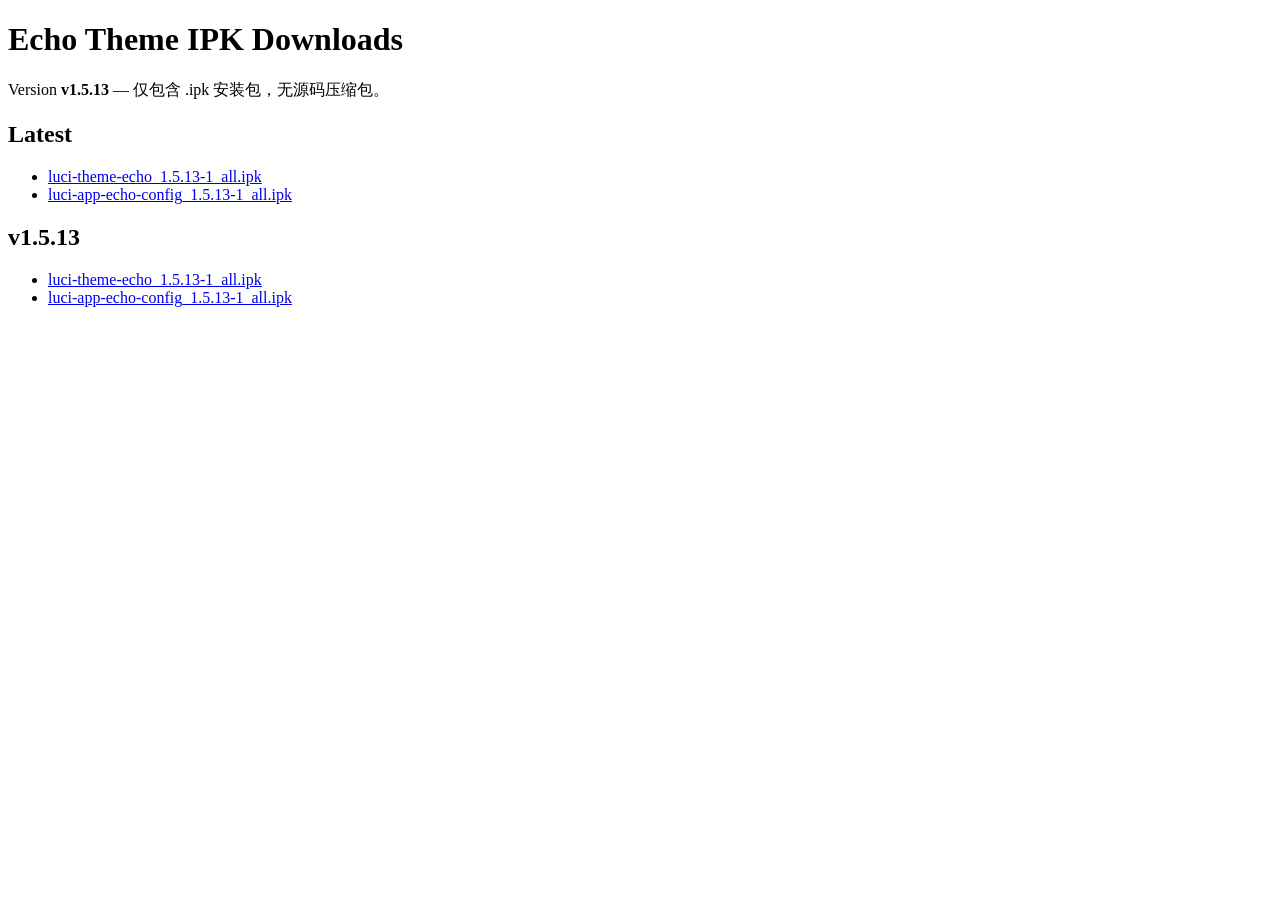
<file: index.html>
<!DOCTYPE html>
<html lang="zh-Hans"><head><meta charset="utf-8"><meta name="viewport" content="width=device-width,initial-scale=1">
<title>Echo Theme Downloads</title></head><body>
<h1>Echo Theme IPK Downloads</h1>
<p>Version <strong>v1.5.13</strong> — 仅包含 .ipk 安装包，无源码压缩包。</p>
<h2>Latest</h2>
<ul>
  <li><a href="latest/luci-theme-echo_1.5.13-1_all.ipk">luci-theme-echo_1.5.13-1_all.ipk</a></li>
  <li><a href="latest/luci-app-echo-config_1.5.13-1_all.ipk">luci-app-echo-config_1.5.13-1_all.ipk</a></li>
</ul>
<h2>v1.5.13</h2>
<ul>
  <li><a href="v1.5.13/luci-theme-echo_1.5.13-1_all.ipk">luci-theme-echo_1.5.13-1_all.ipk</a></li>
  <li><a href="v1.5.13/luci-app-echo-config_1.5.13-1_all.ipk">luci-app-echo-config_1.5.13-1_all.ipk</a></li>
</ul>
</body></html>
</file>
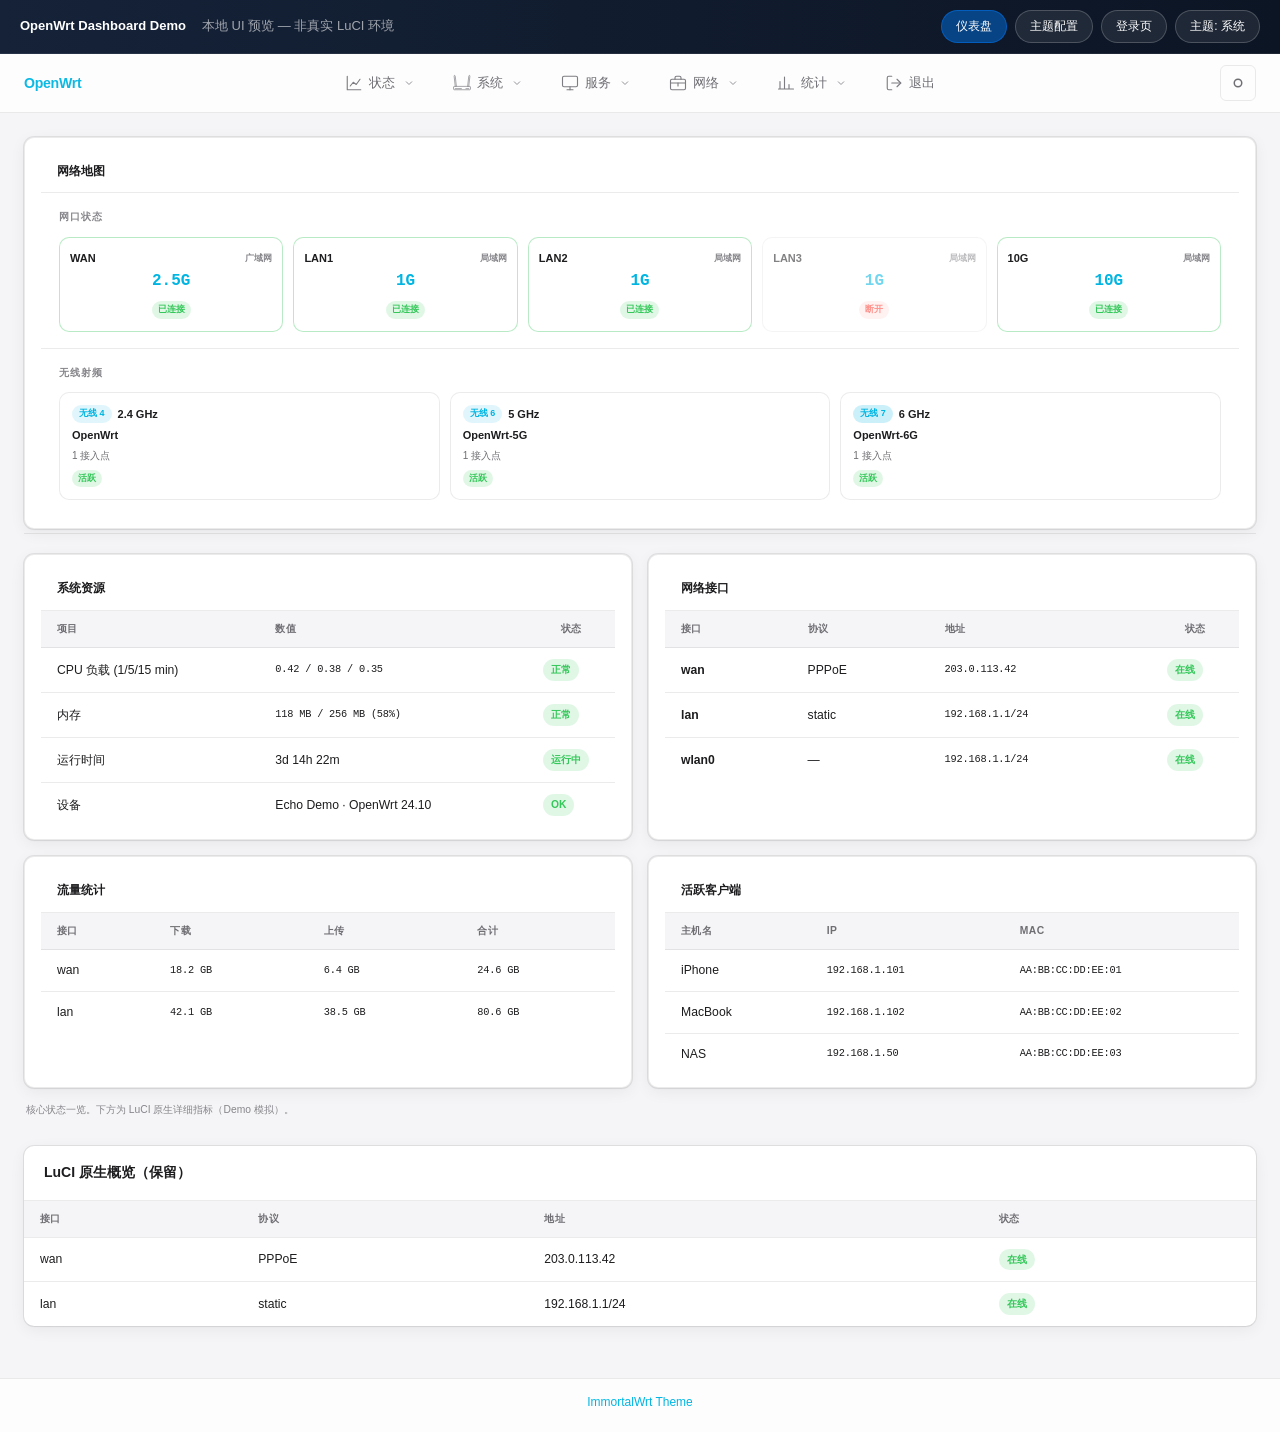
<file: demo/index.html>
<!DOCTYPE html>
<html lang="zh-Hans" data-theme="auto">
<head>
  <meta charset="utf-8">
  <meta name="viewport" content="width=device-width, initial-scale=1.0">
  <meta name="theme-color" content="#f5f5f7" id="meta-theme-color">
  <link rel="icon" href="../htdocs/luci-static/echo/img/favicon.svg" type="image/svg+xml">
  <link rel="apple-touch-icon" href="../htdocs/luci-static/echo/img/favicon.svg">
  <title>Echo Theme — OpenWrt Demo</title>
  <link rel="stylesheet" href="../htdocs/luci-static/echo/css/echo.css">
  <link rel="stylesheet" href="demo.css">
  <style id="dark-styles" media="(prefers-color-scheme: dark)">
    @import url("../htdocs/luci-static/echo/css/dark.css");
  </style>
</head>
<body class="theme-openwrt echo-has-overview has-sub-nav">

<div id="demo-banner" class="demo-banner">
  <strong>OpenWrt Dashboard Demo</strong>
  <span>本地 UI 预览 — 非真实 LuCI 环境</span>
  <div class="demo-banner-actions">
    <button type="button" class="demo-btn" data-view="dashboard">仪表盘</button>
    <button type="button" class="demo-btn" data-view="settings">主题配置</button>
    <button type="button" class="demo-btn" data-view="login">登录页</button>
    <button type="button" class="demo-btn" id="demo-theme">主题切换</button>
  </div>
</div>

<!-- ========== MAIN APP VIEW ========== -->
<div id="view-app">
<div id="echo-app">
  <div id="echo-main">
    <header id="echo-nav-bar">
      <div class="nav-bar-container">
        <div class="nav-bar-row">
          <div class="header-brand openwrt-brand">
            <div class="openwrt-brand-inner">
              <div class="openwrt-logo"><img src="../htdocs/luci-static/echo/img/openwrt-logo.svg" alt="OpenWrt"></div>
            </div>
          </div>
          <div class="top-nav-shell">
            <div class="top-nav-wrap">
              <nav id="top-nav" class="echo-top-nav">
                <div class="nav-section is-active has-dropdown">
                  <a class="nav-top nav-top-trigger active" href="#" aria-haspopup="true" aria-expanded="false"><span class="nav-icon nav-icon-mask" style="-webkit-mask-image:url('../htdocs/luci-static/echo/icons/menu/status.svg');mask-image:url('../htdocs/luci-static/echo/icons/menu/status.svg');"></span><span class="nav-label">状态</span><span class="nav-caret" aria-hidden="true"><svg viewBox="0 0 24 24" fill="none" stroke="currentColor" stroke-width="2" width="12" height="12"><path d="M6 9l6 6 6-6"/></svg></span></a>
                  <div class="nav-dropdown" hidden aria-hidden="true">
                    <a class="nav-dropdown-item active" href="#" role="menuitem"><span class="nav-label">概览</span></a>
                    <a class="nav-dropdown-item" href="#" role="menuitem"><span class="nav-label">防火墙</span></a>
                    <a class="nav-dropdown-item" href="#" role="menuitem"><span class="nav-label">路由</span></a>
                    <a class="nav-dropdown-item" href="#" role="menuitem"><span class="nav-label">系统日志</span></a>
                    <a class="nav-dropdown-item" href="#" role="menuitem"><span class="nav-label">内核日志</span></a>
                    <a class="nav-dropdown-item" href="#" role="menuitem"><span class="nav-label">进程</span></a>
                  </div>
                </div>
                <div class="nav-section has-dropdown">
                  <a class="nav-top nav-top-trigger" href="#" aria-haspopup="true" aria-expanded="false"><span class="nav-icon nav-icon-mask" style="-webkit-mask-image:url('../htdocs/luci-static/echo/icons/menu/system.svg');mask-image:url('../htdocs/luci-static/echo/icons/menu/system.svg');"></span><span class="nav-label">系统</span><span class="nav-caret" aria-hidden="true"><svg viewBox="0 0 24 24" fill="none" stroke="currentColor" stroke-width="2" width="12" height="12"><path d="M6 9l6 6 6-6"/></svg></span></a>
                  <div class="nav-dropdown" hidden aria-hidden="true">
                    <a class="nav-dropdown-item" href="#" role="menuitem"><span class="nav-label">系统</span></a>
                    <a class="nav-dropdown-item" href="#" role="menuitem"><span class="nav-label">管理权</span></a>
                    <a class="nav-dropdown-item" href="#" role="menuitem"><span class="nav-label">软件包</span></a>
                  </div>
                </div>
                <div class="nav-section has-dropdown">
                  <a class="nav-top nav-top-trigger" href="#" aria-haspopup="true" aria-expanded="false"><span class="nav-icon nav-icon-mask" style="-webkit-mask-image:url('../htdocs/luci-static/echo/icons/menu/services.svg');mask-image:url('../htdocs/luci-static/echo/icons/menu/services.svg');"></span><span class="nav-label">服务</span><span class="nav-caret" aria-hidden="true"><svg viewBox="0 0 24 24" fill="none" stroke="currentColor" stroke-width="2" width="12" height="12"><path d="M6 9l6 6 6-6"/></svg></span></a>
                  <div class="nav-dropdown" hidden aria-hidden="true">
                    <a class="nav-dropdown-item" href="#" role="menuitem"><span class="nav-label">服务</span></a>
                  </div>
                </div>
                <div class="nav-section has-dropdown">
                  <a class="nav-top nav-top-trigger" href="#" aria-haspopup="true" aria-expanded="false"><span class="nav-icon nav-icon-mask" style="-webkit-mask-image:url('../htdocs/luci-static/echo/icons/menu/network.svg');mask-image:url('../htdocs/luci-static/echo/icons/menu/network.svg');"></span><span class="nav-label">网络</span><span class="nav-caret" aria-hidden="true"><svg viewBox="0 0 24 24" fill="none" stroke="currentColor" stroke-width="2" width="12" height="12"><path d="M6 9l6 6 6-6"/></svg></span></a>
                  <div class="nav-dropdown" hidden aria-hidden="true">
                    <a class="nav-dropdown-item" href="#" role="menuitem"><span class="nav-label">接口</span></a>
                    <a class="nav-dropdown-item" href="#" role="menuitem"><span class="nav-label">无线</span></a>
                    <a class="nav-dropdown-item" href="#" role="menuitem"><span class="nav-label">防火墙</span></a>
                  </div>
                </div>
                <div class="nav-section has-dropdown">
                  <a class="nav-top nav-top-trigger" href="#" aria-haspopup="true" aria-expanded="false"><span class="nav-icon nav-icon-mask" style="-webkit-mask-image:url('../htdocs/luci-static/echo/icons/menu/statistics.svg');mask-image:url('../htdocs/luci-static/echo/icons/menu/statistics.svg');"></span><span class="nav-label">统计</span><span class="nav-caret" aria-hidden="true"><svg viewBox="0 0 24 24" fill="none" stroke="currentColor" stroke-width="2" width="12" height="12"><path d="M6 9l6 6 6-6"/></svg></span></a>
                  <div class="nav-dropdown" hidden aria-hidden="true">
                    <a class="nav-dropdown-item" href="#" role="menuitem"><span class="nav-label">实时图表</span></a>
                  </div>
                </div>
                <div class="nav-section nav-logout">
                  <a class="nav-top nav-logout-link" href="#"><span class="nav-icon nav-icon-mask" style="-webkit-mask-image:url('../htdocs/luci-static/echo/icons/menu/logout.svg');mask-image:url('../htdocs/luci-static/echo/icons/menu/logout.svg');"></span><span class="nav-label">退出</span></a>
                </div>
              </nav>
              <div class="top-nav-more" id="top-nav-more" hidden>
                <button type="button" class="top-nav-more-btn" id="top-nav-more-btn"><span class="nav-label">更多</span></button>
                <div class="top-nav-more-menu" id="top-nav-more-menu" hidden></div>
              </div>
            </div>
          </div>
          <div class="header-actions">
            <button type="button" class="header-btn" id="theme-toggle" aria-label="主题"><svg viewBox="0 0 24 24" fill="none" stroke="currentColor" stroke-width="2" width="18" height="18"><circle cx="12" cy="12" r="5"/></svg></button>
          </div>
        </div>
      </div>
    </header>

    <div id="echo-content-wrap">
      <div class="content-tabs-container">
        <nav id="content-tabs"></nav>
      </div>

    <main id="maincontent">
      <div id="echo-overview" class="echo-overview">
        <div class="cbi-section echo-panel echo-network-map echo-map-full">
          <div class="cbi-section-head">网络地图</div>
          <div class="echo-map-body">
            <div class="echo-map-module echo-map-module-ports">
              <div class="echo-map-module-head">网口状态</div>
              <div class="echo-map-module-inner">
                <div class="echo-map-ports">
                  <div class="echo-port echo-port-up"><div class="echo-port-head"><span class="echo-port-name">WAN</span><span class="echo-port-role">广域网</span></div><span class="echo-port-speed">2.5G</span><span class="label success">已连接</span></div>
                  <div class="echo-port echo-port-up"><div class="echo-port-head"><span class="echo-port-name">LAN1</span><span class="echo-port-role">局域网</span></div><span class="echo-port-speed">1G</span><span class="label success">已连接</span></div>
                  <div class="echo-port echo-port-up"><div class="echo-port-head"><span class="echo-port-name">LAN2</span><span class="echo-port-role">局域网</span></div><span class="echo-port-speed">1G</span><span class="label success">已连接</span></div>
                  <div class="echo-port echo-port-down"><div class="echo-port-head"><span class="echo-port-name">LAN3</span><span class="echo-port-role">局域网</span></div><span class="echo-port-speed">1G</span><span class="label important">断开</span></div>
                  <div class="echo-port echo-port-up"><div class="echo-port-head"><span class="echo-port-name">10G</span><span class="echo-port-role">局域网</span></div><span class="echo-port-speed">10G</span><span class="label success">已连接</span></div>
                </div>
              </div>
            </div>
            <div class="echo-map-divider" aria-hidden="true"></div>
            <div class="echo-map-module echo-map-module-wifi">
              <div class="echo-map-module-head">无线射频</div>
              <div class="echo-map-module-inner">
                <div class="echo-map-wifi">
                  <div class="echo-wifi-card echo-wifi-up"><div class="echo-wifi-head"><span class="echo-wifi-badge">无线 4</span><strong>2.4 GHz</strong></div><span class="echo-wifi-ssid">OpenWrt</span><span class="echo-wifi-meta">1 接入点</span><span class="label success">活跃</span></div>
                  <div class="echo-wifi-card echo-wifi-up"><div class="echo-wifi-head"><span class="echo-wifi-badge">无线 6</span><strong>5 GHz</strong></div><span class="echo-wifi-ssid">OpenWrt-5G</span><span class="echo-wifi-meta">1 接入点</span><span class="label success">活跃</span></div>
                  <div class="echo-wifi-card echo-wifi-up"><div class="echo-wifi-head"><span class="echo-wifi-badge wifi7">无线 7</span><strong>6 GHz</strong></div><span class="echo-wifi-ssid">OpenWrt-6G</span><span class="echo-wifi-meta">1 接入点</span><span class="label success">活跃</span></div>
                </div>
              </div>
            </div>
          </div>
        </div>
        <div class="echo-overview-divider" aria-hidden="true"></div>
        <div class="echo-overview-grid">
          <div class="cbi-section echo-panel">
            <div class="cbi-section-head">系统资源</div>
            <table class="echo-data-table">
              <thead><tr><th>项目</th><th>数值</th><th class="echo-col-narrow">状态</th></tr></thead>
              <tbody>
                <tr><td>CPU 负载 (1/5/15 min)</td><td class="echo-mono" id="demo-cpu">0.42 / 0.38 / 0.35</td><td><span class="label success">正常</span></td></tr>
                <tr><td>内存</td><td class="echo-mono" id="demo-mem">118 MB / 256 MB (58%)</td><td><span class="label success">正常</span></td></tr>
                <tr><td>运行时间</td><td id="demo-uptime">3d 14h 22m</td><td><span class="label success">运行中</span></td></tr>
                <tr><td>设备</td><td>Echo Demo · OpenWrt 24.10</td><td><span class="label success">OK</span></td></tr>
              </tbody>
            </table>
          </div>
          <div class="cbi-section echo-panel">
            <div class="cbi-section-head">网络接口</div>
            <table class="echo-data-table">
              <thead><tr><th>接口</th><th>协议</th><th>地址</th><th class="echo-col-narrow">状态</th></tr></thead>
              <tbody>
                <tr><td><strong>wan</strong></td><td>PPPoE</td><td class="echo-mono">203.0.113.42</td><td><span class="label success">在线</span></td></tr>
                <tr><td><strong>lan</strong></td><td>static</td><td class="echo-mono">192.168.1.1/24</td><td><span class="label success">在线</span></td></tr>
                <tr><td><strong>wlan0</strong></td><td>—</td><td class="echo-mono">192.168.1.1/24</td><td><span class="label success">在线</span></td></tr>
              </tbody>
            </table>
          </div>
          <div class="cbi-section echo-panel">
            <div class="cbi-section-head">流量统计</div>
            <table class="echo-data-table">
              <thead><tr><th>接口</th><th>下载</th><th>上传</th><th>合计</th></tr></thead>
              <tbody id="demo-traffic">
                <tr><td>wan</td><td class="echo-mono">18.2 GB</td><td class="echo-mono">6.4 GB</td><td class="echo-mono">24.6 GB</td></tr>
                <tr><td>lan</td><td class="echo-mono">42.1 GB</td><td class="echo-mono">38.5 GB</td><td class="echo-mono">80.6 GB</td></tr>
              </tbody>
            </table>
          </div>
          <div class="cbi-section echo-panel">
            <div class="cbi-section-head">活跃客户端</div>
            <table class="echo-data-table">
              <thead><tr><th>主机名</th><th>IP</th><th>MAC</th></tr></thead>
              <tbody>
                <tr><td>iPhone</td><td class="echo-mono">192.168.1.101</td><td class="echo-mono echo-dim">AA:BB:CC:DD:EE:01</td></tr>
                <tr><td>MacBook</td><td class="echo-mono">192.168.1.102</td><td class="echo-mono echo-dim">AA:BB:CC:DD:EE:02</td></tr>
                <tr><td>NAS</td><td class="echo-mono">192.168.1.50</td><td class="echo-mono echo-dim">AA:BB:CC:DD:EE:03</td></tr>
              </tbody>
            </table>
          </div>
        </div>
        <p class="echo-overview-note">核心状态一览。下方为 LuCI 原生详细指标（Demo 模拟）。</p>
      </div>

      <div class="cbi-section">
        <div class="cbi-section-head">LuCI 原生概览（保留）</div>
        <table class="echo-data-table">
          <thead><tr><th>接口</th><th>协议</th><th>地址</th><th>状态</th></tr></thead>
          <tbody>
            <tr><td>wan</td><td>PPPoE</td><td>203.0.113.42</td><td><span class="label success">在线</span></td></tr>
            <tr><td>lan</td><td>static</td><td>192.168.1.1/24</td><td><span class="label success">在线</span></td></tr>
          </tbody>
        </table>
      </div>
    </main>
    </div>

    <footer id="echo-footer">
      <div class="footer-inner">
        <a class="footer-link" href="https://github.com/immortalwrt/immortalwrt/tree/master" target="_blank" rel="noopener noreferrer">ImmortalWrt</a> <a class="footer-link" href="https://github.com/Jas0n0ss/openwrt-theme-echo/" target="_blank" rel="noopener noreferrer">Theme</a>
      </div>
    </footer>
  </div>
</div>
</div>

<!-- ========== SETTINGS VIEW ========== -->
<div id="view-settings" hidden>
  <div class="demo-settings-wrap">
    <h1>Echo 主题配置</h1>
    <p class="cbi-map-descr">模拟 luci-app-echo-config 配置界面</p>
    <div class="cbi-section">
      <div class="cbi-section-head">全局设置</div>
      <div class="cbi-value"><div class="cbi-value-title">路由器型号</div><div class="cbi-value-field"><input type="text" id="cfg-model" value="OpenWrt"></div></div>
      <div class="cbi-value"><div class="cbi-value-title">品牌标签</div><div class="cbi-value-field"><input type="text" id="cfg-brand" value="OpenWrt Router"></div></div>
      <div class="cbi-value"><div class="cbi-value-title">主色（浅色）</div><div class="cbi-value-field"><input type="color" id="cfg-primary" value="#00B5E2"></div></div>
      <div class="cbi-value"><div class="cbi-value-title">主色（深色）</div><div class="cbi-value-field"><input type="color" id="cfg-dark-primary" value="#0099CC"></div></div>
      <div class="cbi-value"><div class="cbi-value-title">强调色</div><div class="cbi-value-field"><input type="color" id="cfg-gold" value="#00B5E2"></div></div>
      <div class="cbi-value"><div class="cbi-value-title">仪表盘卡片</div><div class="cbi-value-field"><label><input type="checkbox" id="cfg-dashboard" checked> 启用</label></div></div>
      <div class="cbi-page-actions"><button class="cbi-button cbi-button-apply" id="cfg-apply">保存并应用</button></div>
    </div>
  </div>
</div>

<!-- ========== LOGIN VIEW ========== -->
<div id="view-login" hidden>
  <div class="echo-login demo-login-page theme-openwrt">
    <div class="echo-login-card">
      <div class="echo-login-form-area">
        <div class="openwrt-login-brand echo-login-brand-center">
          <img src="../htdocs/luci-static/echo/img/openwrt-logo.svg" alt="OpenWrt" class="openwrt-login-logo">
        </div>
        <p class="echo-login-subtitle">登录以管理您的路由器</p>
        <form class="echo-login-form" onsubmit="return false">
        <div class="cbi-value"><label class="cbi-value-title">用户名</label><div class="cbi-value-field"><input class="cbi-input-text" value="root"></div></div>
        <div class="cbi-value"><label class="cbi-value-title">密码</label><div class="cbi-value-field"><input class="cbi-input-password" type="password" placeholder="••••••••"></div></div>
        <div class="cbi-page-actions"><button class="cbi-button cbi-button-apply" type="button" id="demo-login-btn">登录</button></div>
      </form>
      </div>
    </div>
  </div>
</div>

<script src="mock.js"></script>
</body>
</html>
</file>
<file: demo/demo.css>
/* Demo-specific overrides */

.demo-banner {
  position: sticky;
  top: 0;
  z-index: 2000;
  display: flex;
  align-items: center;
  flex-wrap: wrap;
  gap: 10px 16px;
  padding: 10px 20px;
  background: linear-gradient(90deg, #152238, #0c1524);
  color: #fff;
  font-size: 13px;
  border-bottom: 1px solid rgba(255,255,255,0.08);
}

.demo-banner span {
  opacity: 0.6;
}

.demo-banner-actions {
  margin-left: auto;
  display: flex;
  flex-wrap: wrap;
  gap: 8px;
}

.demo-btn {
  padding: 6px 14px;
  border-radius: 999px;
  border: 1px solid rgba(255,255,255,0.2);
  background: rgba(255,255,255,0.08);
  color: #fff;
  font-size: 12px;
  font-weight: 500;
  cursor: pointer;
  transition: background 0.2s;
}

.demo-btn:hover,
.demo-btn.active {
  background: rgba(0,113,227,0.5);
  border-color: rgba(0,113,227,0.6);
}

.demo-settings-wrap {
  max-width: 720px;
  margin: 40px auto;
  padding: 0 24px 48px;
}

.demo-settings-wrap h1 {
  font-size: 1.5rem;
  font-weight: 700;
  letter-spacing: -0.02em;
}

body.has-content-tabs #content-tabs {
  display: flex;
}

/* L2 lives in .nav-dropdown under each .nav-section.has-dropdown */

#view-settings[hidden],
#view-login[hidden],
#view-app[hidden] {
  display: none !important;
}

#view-login:not([hidden]) {
  display: block;
  background: var(--echo-bg);
  min-height: calc(100vh - 52px);
}

#view-login .demo-login-page {
  display: flex;
  align-items: center;
  justify-content: center;
  min-height: calc(100vh - 52px);
  padding: 24px;
  background: var(--echo-bg);
  position: relative;
}
</file>
<file: htdocs/luci-static/echo/css/echo.css>
@import "variables.css";
@import "bootstrap-compat.css";
@import "base.css";
@import "glass.css";
@import "layout.css";
@import "components.css";
@import "dashboard.css";
@import "login.css";
@import "adaptive.css";
@import "openwrt.css";
</file>
